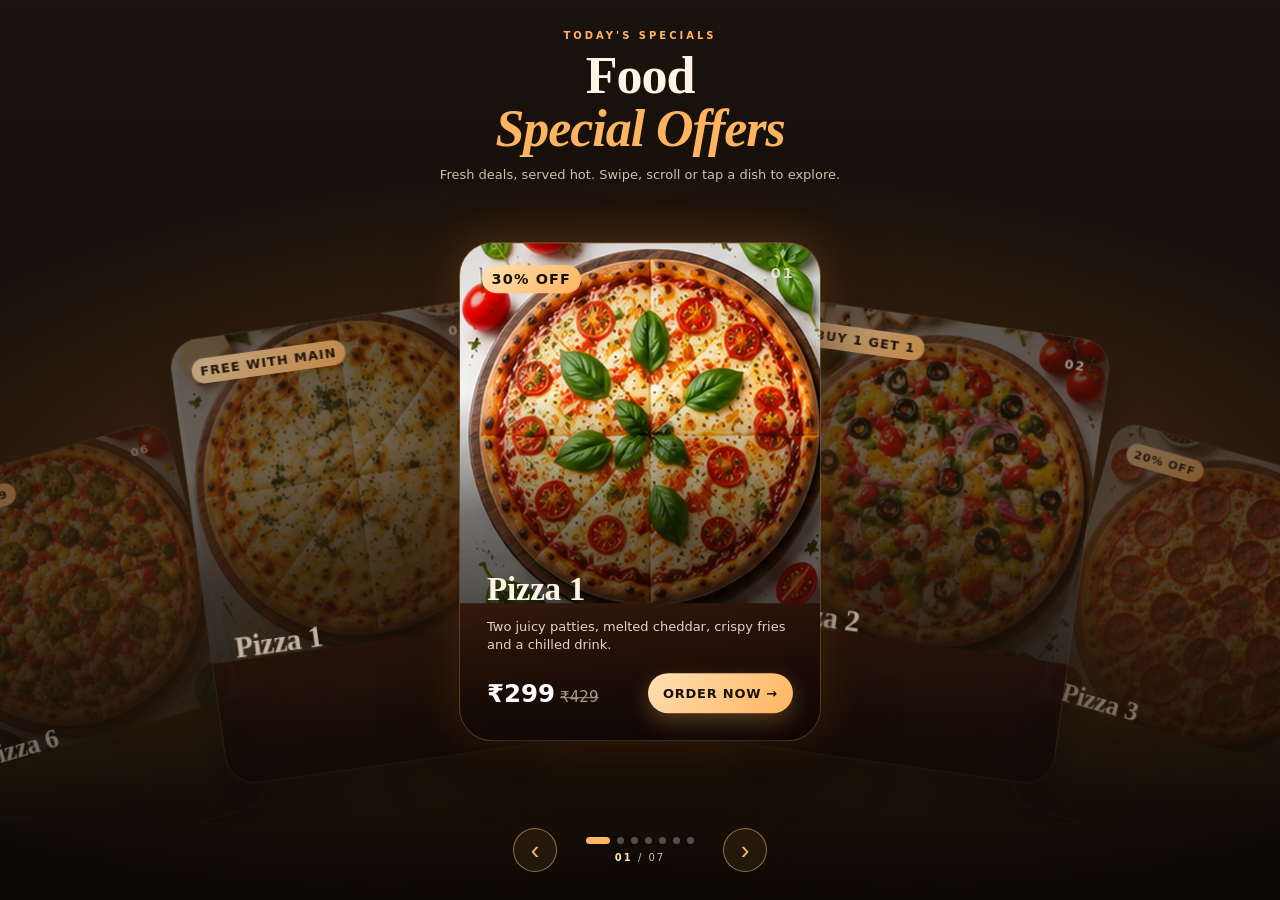
<file: host1/index.html>
<!doctype html>
<html lang="en">
<head>
<meta charset="utf-8">
<meta name="viewport" content="width=device-width,initial-scale=1,viewport-fit=cover">
<meta name="theme-color" content="#120d09">
<title>Food Special Offers</title>
<link rel="stylesheet" href="style.css">
</head>
<body>
<main class="page" id="page">
  <header class="head">
    <p class="eyebrow">TODAY'S SPECIALS</p>
    <h1>Food <span>Special Offers</span></h1>
    <p class="sub">Fresh deals, served hot. Swipe, scroll or tap a dish to explore.</p>
  </header>

  <section class="stage" id="stage" role="group" aria-roledescription="carousel" aria-label="Food special offers" tabindex="0">
    <div class="track" id="track"></div>
  </section>

  <footer class="controls">
    <button class="arrow" id="prev" aria-label="Previous offer">‹</button>
    <div class="meta">
      <div class="dots" id="dots"></div>
      <span class="count"><b id="cur">01</b> / <span id="total">07</span></span>
    </div>
    <button class="arrow" id="next" aria-label="Next offer">›</button>
  </footer>
</main>
<script src="app.js"></script>
</body>
</html>
</file>
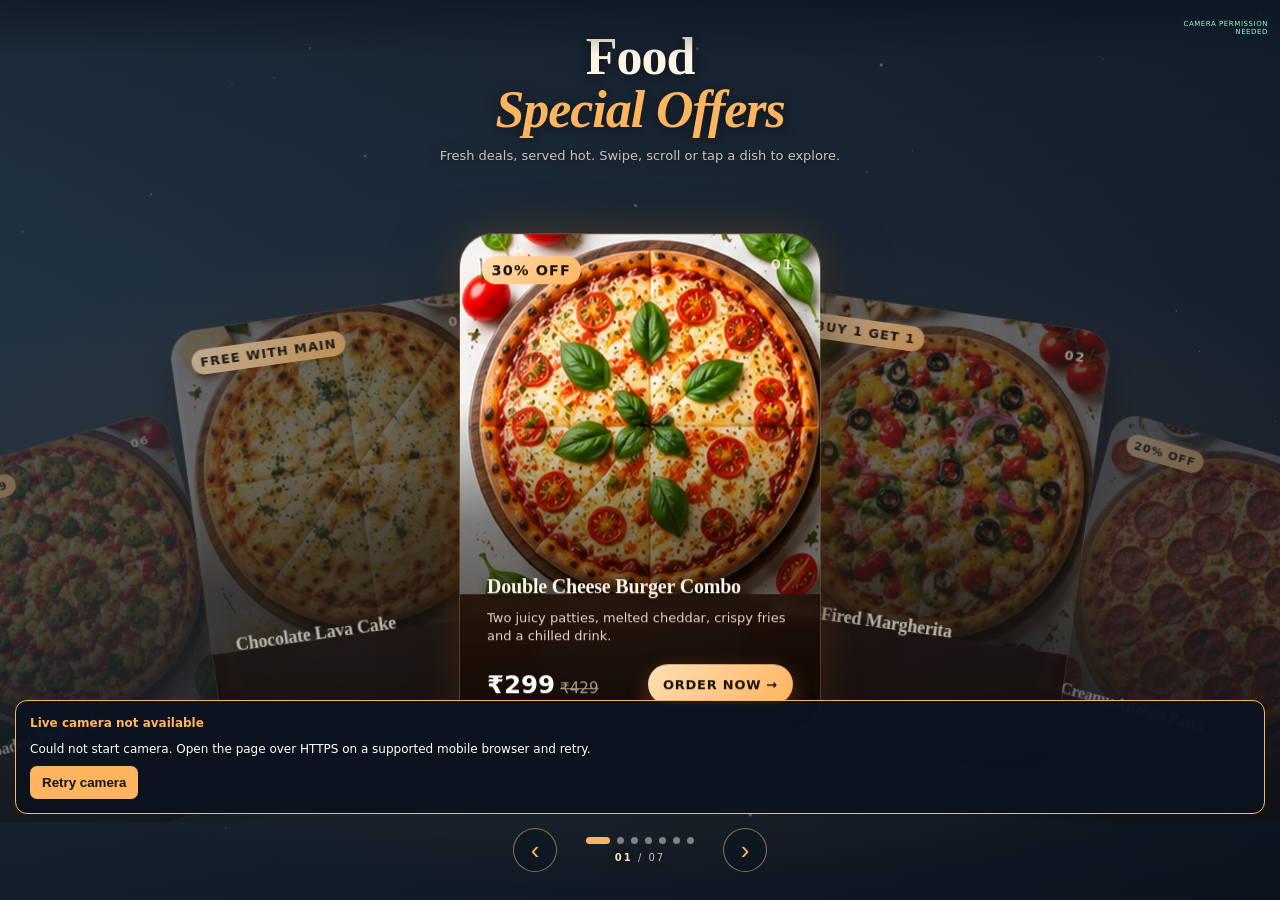
<file: host2/index.html>
<!doctype html>
<html lang="en">
<head>
<meta charset="utf-8">
<meta name="viewport" content="width=device-width,initial-scale=1,viewport-fit=cover">
<meta name="theme-color" content="#120d09">
<title>Food Special Offers</title>
<link rel="stylesheet" href="style.css">
</head>
<body>
<main class="page" id="page">
  <video id="camera" autoplay playsinline muted></video>
  <div class="camera-tint"></div>
  <canvas id="fx-canvas" aria-hidden="true"></canvas>
  <div id="scan-beam" aria-hidden="true"></div>
  <div class="topbar"><span id="camera-status">CONNECTING CAMERA</span></div>
  <header class="head">
    
    <h1>Food <span>Special Offers</span></h1>
    <p class="sub">Fresh deals, served hot. Swipe, scroll or tap a dish to explore.</p>
  </header>

  <section class="stage" id="stage" role="group" aria-roledescription="carousel" aria-label="Food special offers" tabindex="0">
    <div class="track" id="track"></div>
  </section>

  <footer class="controls">
    <button class="arrow" id="prev" aria-label="Previous offer">‹</button>
    <div class="meta">
      <div class="dots" id="dots"></div>
      <span class="count"><b id="cur">01</b> / <span id="total">07</span></span>
    </div>
    <button class="arrow" id="next" aria-label="Next offer">›</button>
  </footer>
  <aside id="camera-message" hidden><strong>Live camera not available</strong><span id="camera-message-text">The offers remain visible. Use HTTPS and allow camera access to show the live camera view.</span><button id="retry-camera">Retry camera</button></aside>
  <button id="switch-camera" class="switch-camera" hidden>Switch camera</button>
<script src="app.js"></script>
</body>
</html>
</file>
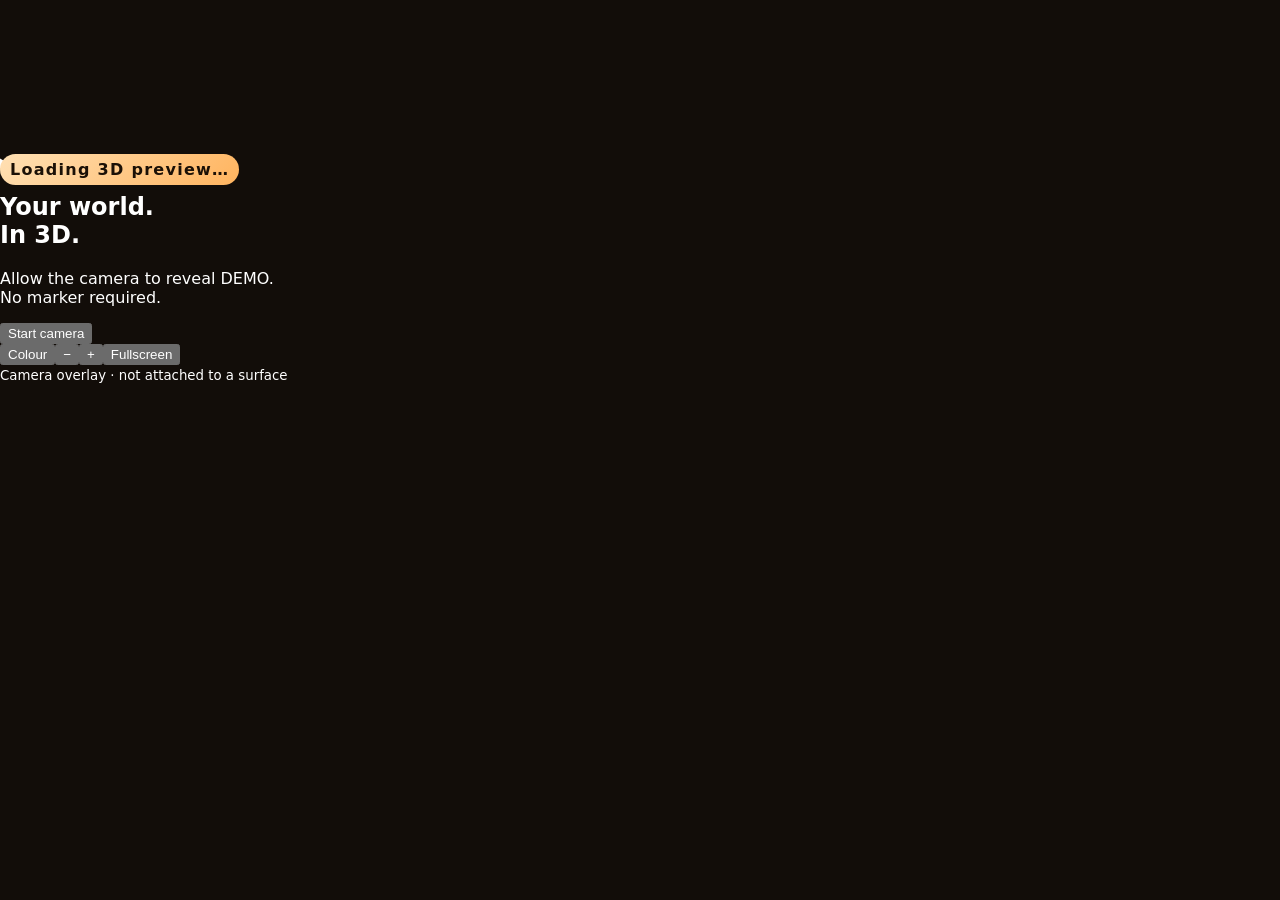
<file: ar.html>
<!doctype html><html lang="en"><head><meta charset="utf-8"><meta name="viewport" content="width=device-width,initial-scale=1,viewport-fit=cover"><meta name="theme-color" content="#071322"><title>DEMO — Instant 3D Camera</title><link rel="stylesheet" href="style.css?v=4"></head><body class="instant"><video id="cameraFeed" autoplay muted playsinline></video><div id="stage"></div><header class="overlay"><span id="status" class="badge" role="status">Loading 3D preview…</span><details><summary>Device information</summary><small id="device"></small><br><small id="dimensions"></small><br><small id="cameraDetails"></small></details></header><section id="hint"><h1>Your world.<br>In 3D.</h1><p>Allow the camera to reveal DEMO.<br>No marker required.</p></section><footer class="overlay"><button id="start">Start camera</button><div><button id="color">Colour</button><button id="smaller" aria-label="Smaller text">−</button><button id="larger" aria-label="Larger text">+</button><button id="fullscreen">Fullscreen</button></div><small>Camera overlay · not attached to a surface</small></footer><script src="app.js?v=4"></script></body></html>
</file>
<file: host1/style.css>
*{box-sizing:border-box}
@property --glow{syntax:'<color>';inherits:true;initial-value:#ffb45f}
:root{color-scheme:dark;--amber:#ffb45f;--amber-soft:#ffe0b4;--cream:#fff4e6;--ink:#120d09;--serif:"Playfair Display",Georgia,"Times New Roman",serif;--sans:Inter,"Segoe UI",system-ui,Arial,sans-serif}
html,body{margin:0;height:100%;background:var(--ink);color:#fff;font-family:var(--sans);overflow:hidden}
button,a{-webkit-tap-highlight-color:transparent}

.page{position:relative;height:100%;height:100dvh;display:flex;flex-direction:column;overflow:hidden;transition:--glow .9s ease;
  padding-top:env(safe-area-inset-top,0);padding-bottom:env(safe-area-inset-bottom,0);
  background:radial-gradient(120% 70% at 50% 62%,color-mix(in srgb,var(--glow) 34%,transparent),transparent 62%),linear-gradient(180deg,#1a120c,#0d0906)}
.page::after{content:"";position:absolute;inset:0;pointer-events:none;background:radial-gradient(90% 60% at 50% 100%,rgba(0,0,0,.55),transparent 70%)}

.head{position:relative;z-index:5;text-align:center;padding:22px 20px 0}
.eyebrow{margin:0 0 8px;font-size:10px;letter-spacing:.3em;font-weight:800;color:var(--amber)}
.head h1{margin:0;font-family:var(--serif);font-weight:700;font-size:clamp(30px,8.5vw,52px);line-height:1.02;letter-spacing:-.02em;color:var(--cream)}
.head h1 span{display:block;color:var(--amber);font-style:italic}
.sub{margin:10px auto 0;max-width:320px;font-size:12px;line-height:1.5;color:#cdbfb0}

/* ---------- Arc stage ---------- */
.stage{position:relative;z-index:3;flex:1;min-height:0;margin-top:6px;overflow:hidden;outline:none;touch-action:pan-y;user-select:none;-webkit-user-select:none;cursor:grab}
.stage.dragging{cursor:grabbing}
.track{position:absolute;inset:0}
.offer{position:absolute;left:50%;top:50%;width:var(--cw);height:calc(var(--cw)*1.38);border-radius:calc(var(--cw)*.09);overflow:hidden;
  background:#1c1510;will-change:transform,opacity;backface-visibility:hidden;
  box-shadow:0 22px 50px rgba(0,0,0,.45),0 0 0 1px rgba(255,214,170,.14);transition:box-shadow .5s}
.offer.is-active{box-shadow:0 30px 70px rgba(0,0,0,.55),0 0 46px color-mix(in srgb,var(--glow) 28%,transparent),0 0 0 1px rgba(255,214,170,.3)}
.photo{position:absolute;inset:0;background:linear-gradient(160deg,hsl(var(--h) 80% 56%),hsl(calc(var(--h) - 22) 70% 20%))}
.photo .emoji{position:absolute;left:0;right:0;top:15%;text-align:center;font-size:calc(var(--cw)*.46);line-height:1;filter:drop-shadow(0 12px 18px rgba(0,0,0,.35))}
.photo img{position:absolute;inset:0;width:100%;object-fit:cover;opacity:0;transition:opacity .4s;pointer-events:none;-webkit-user-drag:none}
.offer.has-img .photo img{opacity:1}
.offer.has-img .emoji{display:none}
.shade{position:absolute;inset:0;background:linear-gradient(180deg,rgba(10,6,3,.1) 0%,transparent 30%,rgba(10,6,3,.55) 55%,rgba(10,6,3,.94) 100%)}
.dim{position:absolute;inset:0;background:#0a0603;opacity:var(--dim,0);pointer-events:none}

.badge{position:absolute;top:calc(var(--cw)*.06);left:calc(var(--cw)*.06);padding:6px 10px;border-radius:99px;background:linear-gradient(135deg,var(--amber-soft),var(--amber));color:#1b1006;font-size:calc(var(--cw)*.04);font-weight:900;letter-spacing:.08em}
.num{position:absolute;top:calc(var(--cw)*.06);right:calc(var(--cw)*.07);font-size:calc(var(--cw)*.04);font-weight:800;letter-spacing:.14em;color:rgba(255,244,230,.8)}

.info{position:absolute;left:0;right:0;bottom:0;padding:calc(var(--cw)*.075)}
.info h2{margin:0;font-family:var(--serif);font-weight:700;font-size:calc(var(--cw)*.092);line-height:1.08;letter-spacing:-.01em;color:var(--cream)}
.tag{margin:calc(var(--cw)*.02) 0 0;font-size:calc(var(--cw)*.042);font-weight:800;letter-spacing:.14em;text-transform:uppercase;color:var(--amber); display: none}
.more{opacity:var(--f,0);transform:translateY(calc((1 - var(--f,0))*10px))}
.desc{margin:calc(var(--cw)*.03) 0 0;font-size:13px; line-height:1.45;color:#e4d6c6;display:-webkit-box;-webkit-line-clamp:3;-webkit-box-orient:vertical;overflow:hidden}
.row{display:flex;align-items:center;justify-content:space-between;gap:8px;margin-top:calc(var(--cw)*.05)}
.price b{font-size:calc(var(--cw)*.068);font-weight:850;color:#fff}
.price s{margin-left:5px;font-size:calc(var(--cw)*.042);color:#a8998a}
.cta{display:inline-flex;align-items:center;gap:5px;padding:calc(var(--cw)*.034) calc(var(--cw)*.042);border-radius:99px;background:linear-gradient(135deg,var(--amber-soft),var(--amber));color:#1b1006;text-decoration:none;font-size:calc(var(--cw)*.036);font-weight:900;letter-spacing:.06em;white-space:nowrap;box-shadow:0 8px 22px rgba(255,180,95,.28);transition:transform .2s}
.cta:active{transform:scale(.96)}
.offer:not(.is-active) .cta{pointer-events:none}

/* ---------- Controls ---------- */
.controls{position:relative;z-index:5;display:flex;align-items:center;justify-content:center;gap:18px;padding:6px 20px 20px}
.arrow{width:44px;height:44px;border-radius:50%;border:1px solid rgba(255,198,130,.5);background:rgba(255,180,95,.08);color:var(--amber);font-size:26px;line-height:1;display:grid;place-items:center;cursor:pointer;transition:transform .2s,background .2s}
.arrow:hover{background:rgba(255,180,95,.2)}
.arrow:active{transform:scale(.92)}
.meta{display:flex;flex-direction:column;align-items:center;gap:8px;min-width:130px}
.dots{display:flex;gap:7px}
.dot{width:7px;height:7px;padding:0;border:0;border-radius:99px;background:rgba(255,255,255,.28);cursor:pointer;transition:width .35s,background .35s}
.dot.active{width:24px;background:var(--amber)}
.count{font-size:10px;letter-spacing:.2em;color:#cdbfb0}
.count b{color:var(--amber-soft)}

@media(min-width:760px){.head{padding-top:30px}.sub{max-width:420px;font-size:13px}.controls{padding-bottom:28px}}
@media(max-height:640px){.head{padding-top:12px}.sub{display:none}.head h1{font-size:28px}}
@media(prefers-reduced-motion:reduce){*{transition-duration:.01ms!important}}
</file>
<file: host2/style.css>
*{box-sizing:border-box}
@property --glow{syntax:'<color>';inherits:true;initial-value:#ffb45f}
:root{color-scheme:dark;--amber:#ffb45f;--amber-soft:#ffe0b4;--cream:#fff4e6;--ink:#120d09;--serif:"Playfair Display",Georgia,"Times New Roman",serif;--sans:Inter,"Segoe UI",system-ui,Arial,sans-serif}
html,body{margin:0;height:100%;background:var(--ink);color:#fff;font-family:var(--sans);overflow:hidden}
button,a{-webkit-tap-highlight-color:transparent}

.page{position:relative;height:100%;height:100dvh;display:flex;flex-direction:column;overflow:hidden;transition:--glow .9s ease;
  padding-top:env(safe-area-inset-top,0);padding-bottom:env(safe-area-inset-bottom,0);
  background:linear-gradient(140deg,#1b2c3d,#0c1420)}
.page::after{content:"";position:absolute;inset:0;z-index:1;pointer-events:none;background:radial-gradient(110% 60% at 50% 62%,color-mix(in srgb,var(--glow) 16%,transparent),transparent 62%)}

.head{position:relative;z-index:5;text-align:center;padding:64px 20px 0;text-shadow:0 2px 14px rgba(0,0,0,.55)}
.eyebrow{margin:0 0 8px;font-size:10px;letter-spacing:.3em;font-weight:800;color:var(--amber)}
.head h1{margin:0;font-family:var(--serif);font-weight:700;font-size:clamp(30px,8.5vw,52px);line-height:1.02;letter-spacing:-.02em;color:var(--cream)}
.head h1 span{display:block;color:var(--amber);font-style:italic}
.sub{margin:10px auto 0;max-width:320px;font-size:12px;line-height:1.5;color:#cdbfb0}

/* ---------- Arc stage ---------- */
.stage{position:relative;z-index:3;flex:1;min-height:0;margin-top:6px;overflow:hidden;outline:none;touch-action:pan-y;user-select:none;-webkit-user-select:none;cursor:grab}
.stage.dragging{cursor:grabbing}
.track{position:absolute;inset:0}
.offer{position:absolute;left:50%;top:50%;width:var(--cw);height:calc(var(--cw)*1.38);border-radius:calc(var(--cw)*.09);overflow:hidden;
  background:linear-gradient(150deg,rgba(255,180,95,.14),transparent 40%),rgba(14,9,5,.30);backdrop-filter:blur(5px) saturate(115%);-webkit-backdrop-filter:blur(5px) saturate(115%);will-change:transform,opacity;backface-visibility:hidden;
  box-shadow:0 22px 50px rgba(0,0,0,.45),0 0 0 1px rgba(255,214,170,.14);transition:box-shadow .5s}
.offer.is-active{box-shadow:0 30px 70px rgba(0,0,0,.55),0 0 46px color-mix(in srgb,var(--glow) 28%,transparent),0 0 0 1px rgba(255,214,170,.3)}
.photo{position:absolute;inset:0;background:linear-gradient(160deg,hsl(var(--h) 80% 56% / .5),hsl(calc(var(--h) - 22) 70% 20% / .35))}
.photo .emoji{position:absolute;left:0;right:0;top:15%;text-align:center;font-size:calc(var(--cw)*.46);line-height:1;filter:drop-shadow(0 12px 18px rgba(0,0,0,.35))}
.photo img{position:absolute;inset:0;width:100%;object-fit:cover;opacity:0;transition:opacity .4s;pointer-events:none;-webkit-user-drag:none}
.offer.has-img .photo img{opacity:1}
.offer.has-img .emoji{display:none}
.shade{position:absolute;inset:0;background:linear-gradient(180deg,transparent 0%,transparent 34%,rgba(10,6,3,.5) 58%,rgba(10,6,3,.82) 100%)}
.dim{position:absolute;inset:0;background:#0a0603;opacity:var(--dim,0);pointer-events:none}

.badge{position:absolute;top:calc(var(--cw)*.06);left:calc(var(--cw)*.06);padding:6px 10px;border-radius:99px;background:linear-gradient(135deg,var(--amber-soft),var(--amber));color:#1b1006;font-size:calc(var(--cw)*.04);font-weight:900;letter-spacing:.08em}
.num{position:absolute;top:calc(var(--cw)*.06);right:calc(var(--cw)*.07);font-size:calc(var(--cw)*.04);font-weight:800;letter-spacing:.14em;color:rgba(255,244,230,.8)}

.info{position:absolute;left:0;right:0;bottom:0;padding:calc(var(--cw)*.075)}
.info h2{text-shadow:0 2px 10px rgba(0,0,0,.5);margin:0;font-family:var(--serif);font-weight:700;font-size:20px;line-height:1.08;letter-spacing:-.01em;color:var(--cream)}
.tag{display: none; margin:calc(var(--cw)*.02) 0 0;font-size:calc(var(--cw)*.042);font-weight:800;letter-spacing:.14em;text-transform:uppercase;color:var(--amber)}
.more{opacity:var(--f,0);transform:translateY(calc((1 - var(--f,0))*10px))}
.desc{margin:calc(var(--cw)*.03) 0 0;font-size:13px;line-height:1.45;color:#e4d6c6;display:-webkit-box;-webkit-line-clamp:3;-webkit-box-orient:vertical;overflow:hidden}
.row{display:flex;align-items:center;justify-content:space-between;gap:8px;margin-top:calc(var(--cw)*.05)}
.price b{font-size:calc(var(--cw)*.068);font-weight:850;color:#fff}
.price s{margin-left:5px;font-size:calc(var(--cw)*.042);color:#a8998a}
.cta{display:inline-flex;align-items:center;gap:5px;padding:calc(var(--cw)*.034) calc(var(--cw)*.042);border-radius:99px;background:linear-gradient(135deg,var(--amber-soft),var(--amber));color:#1b1006;text-decoration:none;font-size:calc(var(--cw)*.036);font-weight:900;letter-spacing:.06em;white-space:nowrap;box-shadow:0 8px 22px rgba(255,180,95,.28);transition:transform .2s}
.cta:active{transform:scale(.96)}
.offer:not(.is-active) .cta{pointer-events:none}

/* ---------- Controls ---------- */
.controls{position:relative;z-index:5;display:flex;align-items:center;justify-content:center;gap:18px;padding:6px 20px 20px}
.arrow{width:44px;height:44px;border-radius:50%;border:1px solid rgba(255,198,130,.5);background:rgba(255,180,95,.08);color:var(--amber);font-size:26px;line-height:1;display:grid;place-items:center;cursor:pointer;transition:transform .2s,background .2s}
.arrow:hover{background:rgba(255,180,95,.2)}
.arrow:active{transform:scale(.92)}
.meta{display:flex;flex-direction:column;align-items:center;gap:8px;min-width:130px}
.dots{display:flex;gap:7px}
.dot{width:7px;height:7px;padding:0;border:0;border-radius:99px;background:rgba(255,255,255,.28);cursor:pointer;transition:width .35s,background .35s}
.dot.active{width:24px;background:var(--amber)}
.count{font-size:10px;letter-spacing:.2em;color:#cdbfb0}
.count b{color:var(--amber-soft)}

@media(min-width:760px){.head{padding-top:30px}.sub{max-width:420px;font-size:13px}.controls{padding-bottom:28px}}
@media(max-height:640px){.head{padding-top:12px}.sub{display:none}.head h1{font-size:28px}}
@media(prefers-reduced-motion:reduce){*{transition-duration:.01ms!important}}

/* ---------- Live camera / transparent view ---------- */
#camera{position:absolute;inset:0;width:100%;height:100%;object-fit:cover;background:linear-gradient(140deg,#263a4b,#101824);z-index:0}
.camera-tint{position:absolute;inset:0;z-index:1;pointer-events:none;background:linear-gradient(180deg,rgba(4,10,18,.34),rgba(4,10,18,.04) 38%,rgba(4,10,18,.06) 66%,rgba(4,10,18,.38))}
#fx-canvas{position:absolute;inset:0;width:100%;height:100%;z-index:2;pointer-events:none;opacity:.8}
#scan-beam{position:absolute;z-index:4;left:0;right:0;top:-22%;height:2px;pointer-events:none;opacity:0;background:linear-gradient(90deg,transparent,rgba(255,200,140,.15),rgba(255,230,190,.95),rgba(255,200,140,.2),transparent);box-shadow:0 0 12px rgba(255,180,95,.5),0 0 35px rgba(255,180,95,.2)}
.page.scan-active #scan-beam{opacity:1;animation:sceneScan 1.7s cubic-bezier(.2,.7,.25,1) both}
@keyframes sceneScan{0%{top:-3%;opacity:0}10%{opacity:1}85%{opacity:.9}100%{top:103%;opacity:0}}
.topbar{position:absolute;z-index:6;top:env(safe-area-inset-top,0);left:0;right:0;height:56px;display:flex;align-items:center;justify-content:center;gap:9px;padding:0 12px;background:linear-gradient(rgba(11,19,32,.56),transparent);font-size:9px;letter-spacing:.15em}
.live-dot{width:7px;height:7px;flex:none;border-radius:50%;background:#70f0c0;box-shadow:0 0 12px #70f0c0;animation:pulse 2s infinite}
.brand{font-weight:800}
.topbar #camera-status{position:absolute;right:12px;max-width:105px;text-align:right;font-size:7px;letter-spacing:.08em;color:#9ef4d5}
@keyframes pulse{0%,100%{box-shadow:0 0 5px #70f0c0}50%{box-shadow:0 0 16px #70f0c0}}
.arrow{background:rgba(6,19,29,.42);backdrop-filter:blur(4px);-webkit-backdrop-filter:blur(4px)}
.dot{background:rgba(255,255,255,.45)}.dot.active{background:var(--amber)}
.controls{text-shadow:0 1px 8px rgba(0,0,0,.6)}
#camera-message{position:absolute;z-index:10;left:15px;right:15px;bottom:calc(86px + env(safe-area-inset-bottom,0px));display:flex;flex-direction:column;gap:8px;padding:14px;border:1px solid var(--amber);border-radius:12px;background:#0c1420f2;font-size:12px;line-height:1.45}
#camera-message[hidden],.switch-camera[hidden]{display:none}
#camera-message strong{color:var(--amber)}
#camera-message button{align-self:flex-start;border:0;border-radius:7px;padding:9px 12px;background:var(--amber);color:#0c1420;font-weight:800;cursor:pointer}
.switch-camera{position:absolute;z-index:8;right:12px;top:calc(62px + env(safe-area-inset-top,0px));border:1px solid #ffffff88;border-radius:99px;background:#0c1420bb;color:#fff;padding:9px 12px;font-size:10px;cursor:pointer}
@media(max-height:640px){.head{padding-top:58px}}
@media(prefers-reduced-motion:reduce){#fx-canvas{opacity:.35}#scan-beam{animation:none!important}}
</file>
<file: style.css>
*{box-sizing:border-box}
@property --glow{syntax:'<color>';inherits:true;initial-value:#ffb45f}
:root{color-scheme:dark;--amber:#ffb45f;--amber-soft:#ffe0b4;--cream:#fff4e6;--ink:#120d09;--serif:"Playfair Display",Georgia,"Times New Roman",serif;--sans:Inter,"Segoe UI",system-ui,Arial,sans-serif}
html,body{margin:0;height:100%;background:var(--ink);color:#fff;font-family:var(--sans);overflow:hidden}
button,a{-webkit-tap-highlight-color:transparent}

.page{position:relative;height:100%;height:100dvh;display:flex;flex-direction:column;overflow:hidden;transition:--glow .9s ease;
  padding-top:env(safe-area-inset-top,0);padding-bottom:env(safe-area-inset-bottom,0);
  background:linear-gradient(140deg,#1b2c3d,#0c1420)}
.page::after{content:"";position:absolute;inset:0;z-index:1;pointer-events:none;background:radial-gradient(110% 60% at 50% 62%,color-mix(in srgb,var(--glow) 16%,transparent),transparent 62%)}

.head{position:relative;z-index:5;text-align:center;padding:64px 20px 0;text-shadow:0 2px 14px rgba(0,0,0,.55)}
.eyebrow{margin:0 0 8px;font-size:10px;letter-spacing:.3em;font-weight:800;color:var(--amber)}
.head h1{margin:0;font-family:var(--serif);font-weight:700;font-size:clamp(30px,8.5vw,52px);line-height:1.02;letter-spacing:-.02em;color:var(--cream)}
.head h1 span{display:block;color:var(--amber);font-style:italic}
.sub{margin:10px auto 0;max-width:320px;font-size:12px;line-height:1.5;color:#cdbfb0}

/* ---------- Arc stage ---------- */
.stage{position:relative;z-index:3;flex:1;min-height:0;margin-top:6px;overflow:hidden;outline:none;touch-action:pan-y;user-select:none;-webkit-user-select:none;cursor:grab}
.stage.dragging{cursor:grabbing}
.track{position:absolute;inset:0}
.offer{position:absolute;left:50%;top:50%;width:var(--cw);height:calc(var(--cw)*1.38);border-radius:calc(var(--cw)*.09);overflow:hidden;
  background:linear-gradient(150deg,rgba(255,180,95,.14),transparent 40%),rgba(14,9,5,.30);backdrop-filter:blur(5px) saturate(115%);-webkit-backdrop-filter:blur(5px) saturate(115%);will-change:transform,opacity;backface-visibility:hidden;
  box-shadow:0 22px 50px rgba(0,0,0,.45),0 0 0 1px rgba(255,214,170,.14);transition:box-shadow .5s}
.offer.is-active{box-shadow:0 30px 70px rgba(0,0,0,.55),0 0 46px color-mix(in srgb,var(--glow) 28%,transparent),0 0 0 1px rgba(255,214,170,.3)}
.photo{position:absolute;inset:0;background:linear-gradient(160deg,hsl(var(--h) 80% 56% / .5),hsl(calc(var(--h) - 22) 70% 20% / .35))}
.photo .emoji{position:absolute;left:0;right:0;top:15%;text-align:center;font-size:calc(var(--cw)*.46);line-height:1;filter:drop-shadow(0 12px 18px rgba(0,0,0,.35))}
.photo img{position:absolute;inset:0;width:100%;height:100%;object-fit:cover;opacity:0;transition:opacity .4s;pointer-events:none;-webkit-user-drag:none}
.offer.has-img .photo img{opacity:1}
.offer.has-img .emoji{display:none}
.shade{position:absolute;inset:0;background:linear-gradient(180deg,transparent 0%,transparent 34%,rgba(10,6,3,.5) 58%,rgba(10,6,3,.82) 100%)}
.dim{position:absolute;inset:0;background:#0a0603;opacity:var(--dim,0);pointer-events:none}

.badge{position:absolute;top:calc(var(--cw)*.06);left:calc(var(--cw)*.06);padding:6px 10px;border-radius:99px;background:linear-gradient(135deg,var(--amber-soft),var(--amber));color:#1b1006;font-size:calc(var(--cw)*.04);font-weight:900;letter-spacing:.08em}
.num{position:absolute;top:calc(var(--cw)*.06);right:calc(var(--cw)*.07);font-size:calc(var(--cw)*.04);font-weight:800;letter-spacing:.14em;color:rgba(255,244,230,.8)}

.info{position:absolute;left:0;right:0;bottom:0;padding:calc(var(--cw)*.075)}
.info h2{text-shadow:0 2px 10px rgba(0,0,0,.5);margin:0;font-family:var(--serif);font-weight:700;font-size:calc(var(--cw)*.092);line-height:1.08;letter-spacing:-.01em;color:var(--cream)}
.tag{margin:calc(var(--cw)*.02) 0 0;font-size:calc(var(--cw)*.042);font-weight:800;letter-spacing:.14em;text-transform:uppercase;color:var(--amber)}
.more{opacity:var(--f,0);transform:translateY(calc((1 - var(--f,0))*10px))}
.desc{margin:calc(var(--cw)*.03) 0 0;font-size:calc(var(--cw)*.052);line-height:1.45;color:#e4d6c6;display:-webkit-box;-webkit-line-clamp:3;-webkit-box-orient:vertical;overflow:hidden}
.row{display:flex;align-items:center;justify-content:space-between;gap:8px;margin-top:calc(var(--cw)*.05)}
.price b{font-size:calc(var(--cw)*.068);font-weight:850;color:#fff}
.price s{margin-left:5px;font-size:calc(var(--cw)*.042);color:#a8998a}
.cta{display:inline-flex;align-items:center;gap:5px;padding:calc(var(--cw)*.034) calc(var(--cw)*.042);border-radius:99px;background:linear-gradient(135deg,var(--amber-soft),var(--amber));color:#1b1006;text-decoration:none;font-size:calc(var(--cw)*.036);font-weight:900;letter-spacing:.06em;white-space:nowrap;box-shadow:0 8px 22px rgba(255,180,95,.28);transition:transform .2s}
.cta:active{transform:scale(.96)}
.offer:not(.is-active) .cta{pointer-events:none}

/* ---------- Controls ---------- */
.controls{position:relative;z-index:5;display:flex;align-items:center;justify-content:center;gap:18px;padding:6px 20px 20px}
.arrow{width:44px;height:44px;border-radius:50%;border:1px solid rgba(255,198,130,.5);background:rgba(255,180,95,.08);color:var(--amber);font-size:26px;line-height:1;display:grid;place-items:center;cursor:pointer;transition:transform .2s,background .2s}
.arrow:hover{background:rgba(255,180,95,.2)}
.arrow:active{transform:scale(.92)}
.meta{display:flex;flex-direction:column;align-items:center;gap:8px;min-width:130px}
.dots{display:flex;gap:7px}
.dot{width:7px;height:7px;padding:0;border:0;border-radius:99px;background:rgba(255,255,255,.28);cursor:pointer;transition:width .35s,background .35s}
.dot.active{width:24px;background:var(--amber)}
.count{font-size:10px;letter-spacing:.2em;color:#cdbfb0}
.count b{color:var(--amber-soft)}

@media(min-width:760px){.head{padding-top:30px}.sub{max-width:420px;font-size:13px}.controls{padding-bottom:28px}}
@media(max-height:640px){.head{padding-top:12px}.sub{display:none}.head h1{font-size:28px}}
@media(prefers-reduced-motion:reduce){*{transition-duration:.01ms!important}}

/* ---------- Live camera / transparent view ---------- */
#camera{position:absolute;inset:0;width:100%;height:100%;object-fit:cover;background:linear-gradient(140deg,#263a4b,#101824);z-index:0}
.camera-tint{position:absolute;inset:0;z-index:1;pointer-events:none;background:linear-gradient(180deg,rgba(4,10,18,.34),rgba(4,10,18,.04) 38%,rgba(4,10,18,.06) 66%,rgba(4,10,18,.38))}
#fx-canvas{position:absolute;inset:0;width:100%;height:100%;z-index:2;pointer-events:none;opacity:.8}
#scan-beam{position:absolute;z-index:4;left:0;right:0;top:-22%;height:2px;pointer-events:none;opacity:0;background:linear-gradient(90deg,transparent,rgba(255,200,140,.15),rgba(255,230,190,.95),rgba(255,200,140,.2),transparent);box-shadow:0 0 12px rgba(255,180,95,.5),0 0 35px rgba(255,180,95,.2)}
.page.scan-active #scan-beam{opacity:1;animation:sceneScan 1.7s cubic-bezier(.2,.7,.25,1) both}
@keyframes sceneScan{0%{top:-3%;opacity:0}10%{opacity:1}85%{opacity:.9}100%{top:103%;opacity:0}}
.topbar{position:absolute;z-index:6;top:env(safe-area-inset-top,0);left:0;right:0;height:56px;display:flex;align-items:center;justify-content:center;gap:9px;padding:0 12px;background:linear-gradient(rgba(11,19,32,.56),transparent);font-size:9px;letter-spacing:.15em}
.live-dot{width:7px;height:7px;flex:none;border-radius:50%;background:#70f0c0;box-shadow:0 0 12px #70f0c0;animation:pulse 2s infinite}
.brand{font-weight:800}
.topbar #camera-status{position:absolute;right:12px;max-width:105px;text-align:right;font-size:7px;letter-spacing:.08em;color:#9ef4d5}
@keyframes pulse{0%,100%{box-shadow:0 0 5px #70f0c0}50%{box-shadow:0 0 16px #70f0c0}}
.arrow{background:rgba(6,19,29,.42);backdrop-filter:blur(4px);-webkit-backdrop-filter:blur(4px)}
.dot{background:rgba(255,255,255,.45)}.dot.active{background:var(--amber)}
.controls{text-shadow:0 1px 8px rgba(0,0,0,.6)}
#camera-message{position:absolute;z-index:10;left:15px;right:15px;bottom:calc(86px + env(safe-area-inset-bottom,0px));display:flex;flex-direction:column;gap:8px;padding:14px;border:1px solid var(--amber);border-radius:12px;background:#0c1420f2;font-size:12px;line-height:1.45}
#camera-message[hidden],.switch-camera[hidden]{display:none}
#camera-message strong{color:var(--amber)}
#camera-message button{align-self:flex-start;border:0;border-radius:7px;padding:9px 12px;background:var(--amber);color:#0c1420;font-weight:800;cursor:pointer}
.switch-camera{position:absolute;z-index:8;right:12px;top:calc(62px + env(safe-area-inset-top,0px));border:1px solid #ffffff88;border-radius:99px;background:#0c1420bb;color:#fff;padding:9px 12px;font-size:10px;cursor:pointer}
@media(max-height:640px){.head{padding-top:58px}}
@media(prefers-reduced-motion:reduce){#fx-canvas{opacity:.35}#scan-beam{animation:none!important}}
</file>
